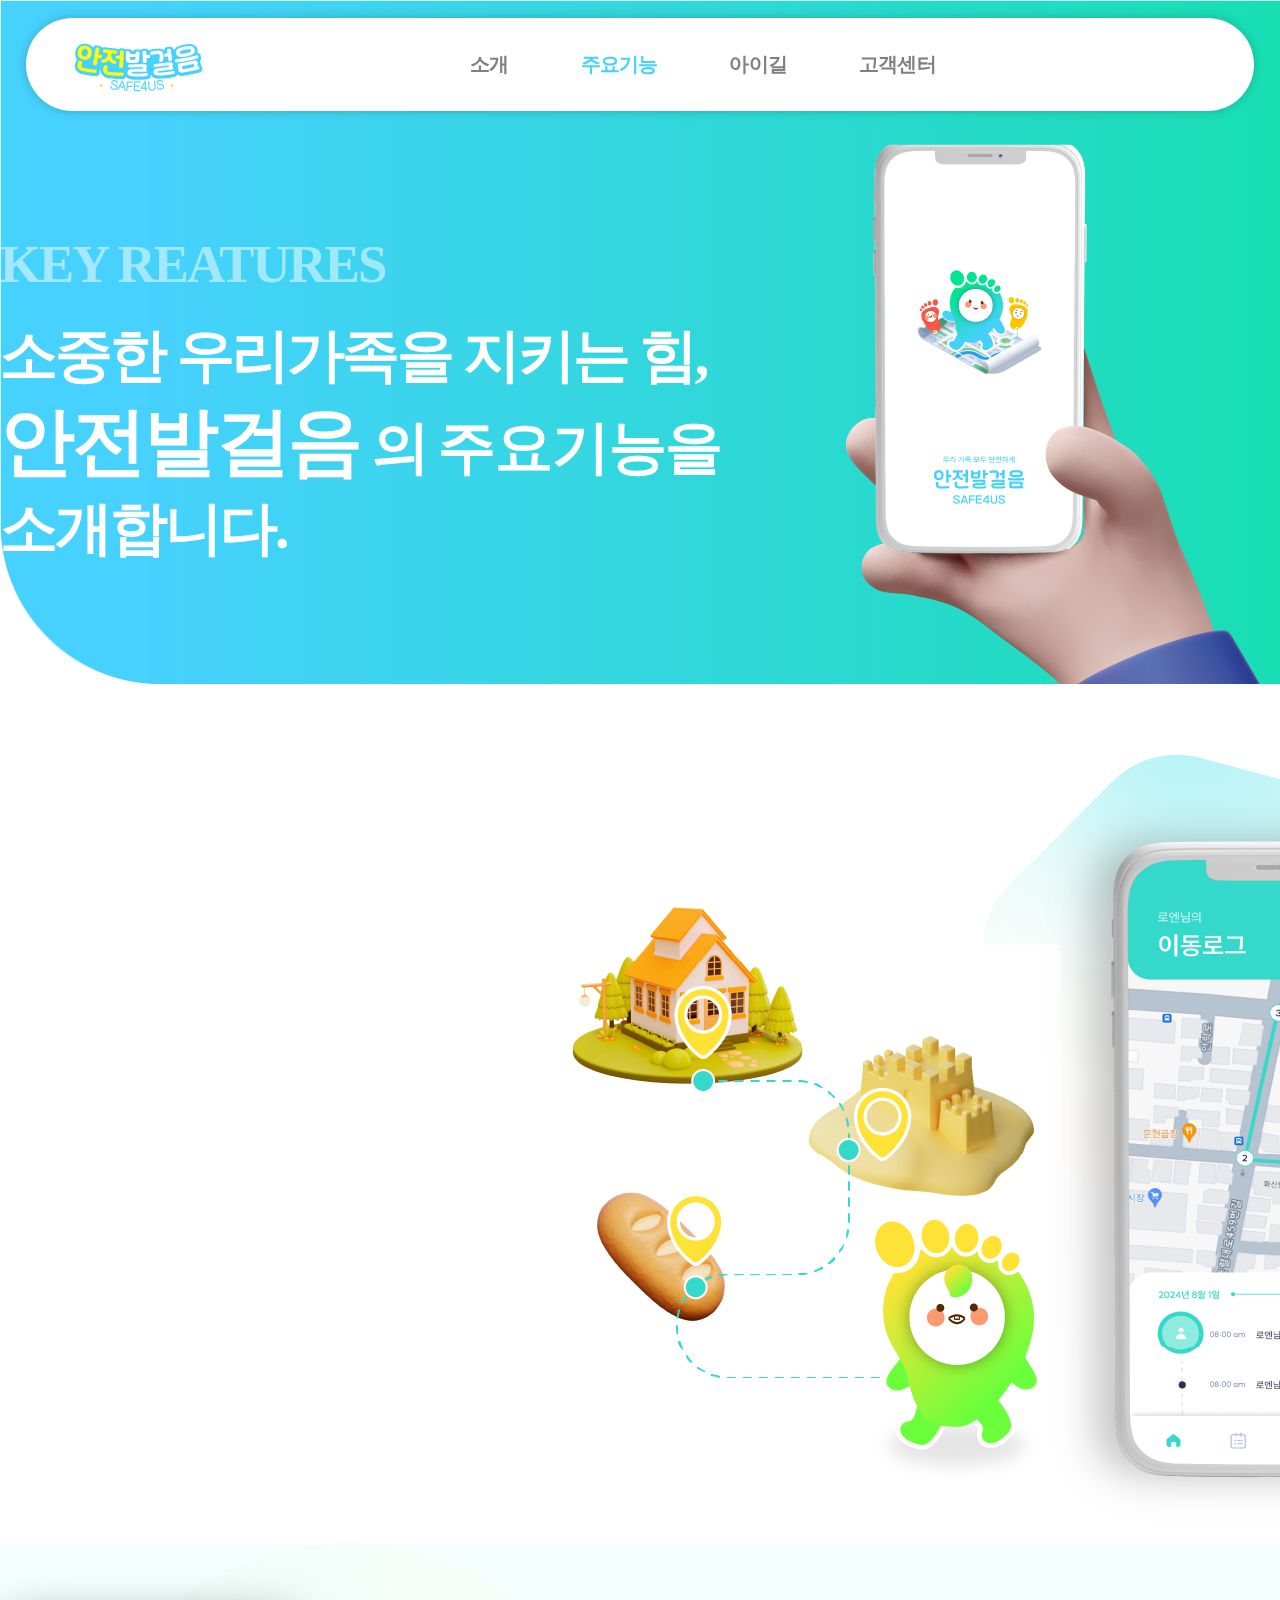
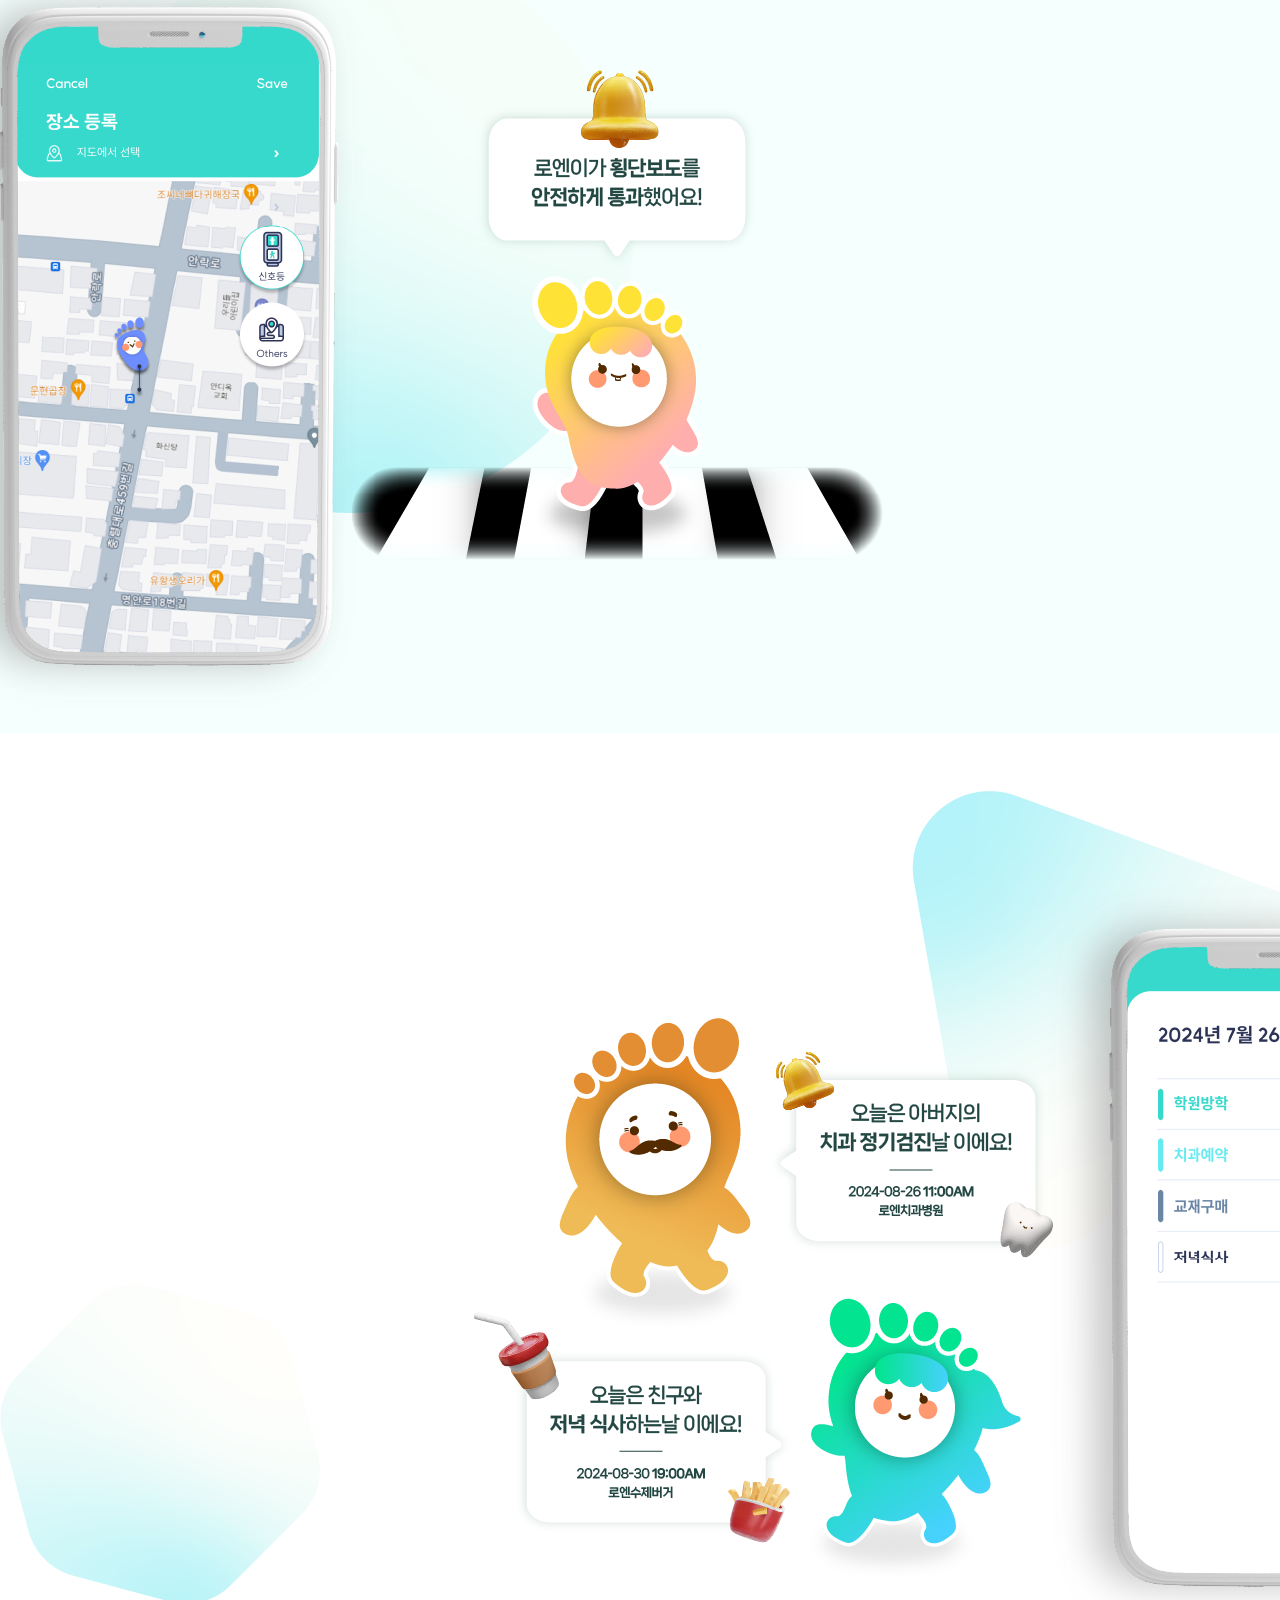
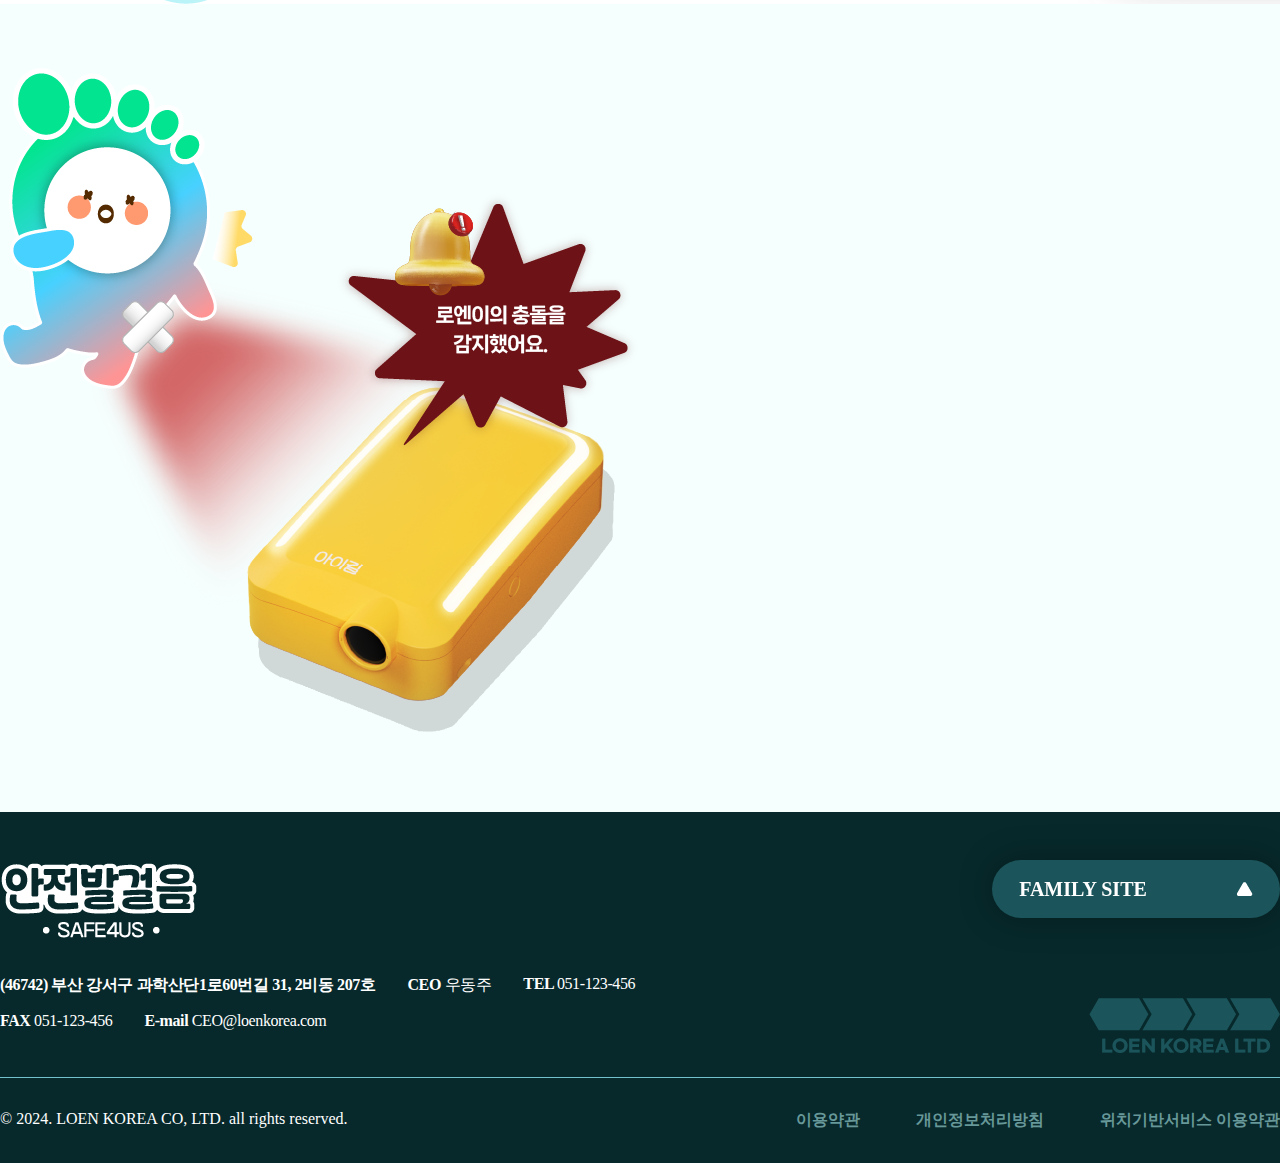
<file: p2.html>
<!DOCTYPE html>
<html lang="en">

<head>
  <meta charset="UTF-8">
  <meta name="viewport" content="width=device-width, initial-scale=1.0">
  <title>로엔코리아-안전발걸음</title>
  <!-- Link Swiper's CSS -->
  <link rel="stylesheet" href="https://cdn.jsdelivr.net/npm/swiper@11/swiper-bundle.min.css" />
  <link rel="stylesheet" href="./css/main.css">
  <link rel="stylesheet" href="./css/sub.css">
  <link rel="stylesheet" href="https://unpkg.com/aos@next/dist/aos.css" />
  <link rel="icon" type="image/png" sizes="32x32" href="./img/favicon.png">

  <script src="https://code.jquery.com/jquery-3.7.1.min.js"></script>

</head>

<body>
  <header>
    <div class="header_inner">
      <h1>
        <a href="index.html">
          <img src="img/logo.png" alt="logo">
        </a>
      </h1>

      <ul class="h_list">
        <li><a href="p1.html">소개</a></li>
        <li><a href="p2.html" class="liston">주요기능</a></li>
        <li><a href="p3.html">아이길</a></li>
        <li><a href="p4.html">고객센터</a></li>
      </ul>

      <div class="ham">
        <span></span>
        <span></span>
        <span></span>
      </div>
    </div>
  </header>

  <section class="gradient_top" data-aos="zoom-out" data-aos-duration="1200">
    <div class="gradient_i inner">
      <div class="gridient_left">
        <h3 class="gradient_tit">KEY REATURES</h3>
        <h2 class="gradient_txt">
          소중한 우리가족을 지키는 힘,<br>
          <div class="gradient_txt_2">
            <span class="g_bold">안전발걸음</span> 의
            <span class="g_exbold">주요기능</span>을 소개합니다.
          </div>
        </h2>
      </div>

      <div class="gradient_right">
        <img src="img/func_gradient_bg_p_1 (2).png" alt="">
      </div>
    </div>
  </section>

  <section class="func_s1">
    <div class="func_s1_i inner">
      <div class="func_s1_bg">
        <img src="img/func_s1_11.png" alt="">
      </div>
      <div class="func_s1_left">
        <div class="left_text" data-aos="fade-left">
          <div class="func_s1_tit">
            <h4 class="func_stit">이동로그</h4>
            <h2 class="func_stit_num">01</h2>
          </div>
          <h3 class="func_btit">
            실시간 위치 확인은 기본,<br>
            이동 경로까지 확인할 수 있어요.
          </h3>
          <p class="func_p">
            실시간 위치 정보를 수집하고 타임라인별로 저장하여<br>
            피보호자의 이동 경로를 확인할 수 있습니다.
          </p>
        </div>
      </div>

      <div class="func_s1_right">
        <img src="img/func_s11.png" alt="주요기능1이미지1번">
      </div>
    </div>
  </section>

  <section class="func_s1 func_s2">
    <div class="phone_bg">
      <img src="img/func_s2_pbg.png" alt="주요기능2번배경">
    </div>
    <div class="func_s1_i">
      <div class="func_s1_left">
        <div class="left_text" data-aos="fade-left">
          <div class="func_s1_tit">
            <h class="func_stit">장소 등록</h>
            <h4 class="func_stit_num">02</h4>
          </div>
          <h3 class="func_btit">
            피보호자가 횡단보도를<br>
            안전하게 통과하는지 확인해요.
          </h3>
          <p class="func_p">
            피보호자가 횡단보도를 안전하게 통과하면 알림이 전송됩니다.<br>
            뿐만 아니라 장소 등록을 통해, 피보호자가<br>
            지정된 장소를 통과하면 보호자에게 알림이 전송됩니다.
          </p>
        </div>
      </div>

      <div class="func_s1_right func_s2_img">
        <div class="func_s2_phone func_phone">
          <img src="img/func_s2_1.png" alt="주요기능2이미지1">
        </div>

        <div class="func_s2_c1">
          <img src="img/func_s2_22.png" alt="bell" class="s2_bell">
          <img src="img/func_s2_2.png" alt="주요기능2이미지2">
        </div>
      </div>
    </div>
  </section>

  <section class="func_s1 func_s3">
    <img src="img/func_s3_bg1.png" alt="bg1" class="func3_bg1">
    <img src="img/func_s3_bg2.png" alt="bg1" class="func3_bg2">

    <div class="func_s1_i func_s3_inner">
      <div class="func_s1_left">
        <div class="left_text" data-aos="fade-left">
          <div class="func_s1_tit">
            <h4 class="func_stit">스케줄 관리</h4>
            <h2 class="func_stit_num">03</h2>
          </div>
          <h3 class="func_btit">
            스케줄도 안전발걸음에서<br>
            한번에 관리해요.
          </h3>
          <p class="func_p">
            병원, 학원, 방학, 식사 ···<br>
            일일이 따로 관리할 필요 없이,<br>
            안전발걸음에서 한번에 관리해요!
          </p>
        </div>
      </div>

      <div class="func_s1_right func_s2_img func_s3_img">
        <div class="func_s3_c1">
          <img src="img/func_s3.png" alt="주요기능3이미지1">
        </div>
        <div class="func_s2_phone func_phone">
          <img src="img/func_s3_3.png" alt="주요기능3핸드폰">
        </div>

      </div>
    </div>
  </section>

  <section class="func_s1 func_s2 func_s4">
    <div class="func_s1_i inner">
      <div class="func_s1_left">
        <div class="left_text" data-aos="fade-left">
          <div class="func_s1_tit">
            <h4 class="func_stit">충돌 감지</h4>
            <h2 class="func_stit_num">04</h2>
          </div>
          <h3 class="func_btit">
            ‘아이길’ 디바이스와 연동되어<br>
            피보호자의 안전을 확인해요.
          </h3>
          <p class="func_p">
            안전발걸음과 연동된 ‘아이길’ 디바이스가<br>
            충돌과 움직임을 감지하여 보호자에게 알림을 전송합니다.
          </p>
        </div>

      </div>

      <div class="func_s1_right func_s2_img">
        <img src="img/func_s4_1.png" alt="주요기능4이미지1">
        <img src="img/alarm.png" alt="주요기능3충동감지" class="alarm">
      </div>
    </div>
  </section>

  <!-- footer -->
  <footer>
    <div class="footer_wrap">
      <div class="footer_top_wrap">
        <div class="footer_top_i">
          <div class="top_left">
            <div class="f_logo">
              <img src="img/f_logo.png" alt="f_logo">
            </div>
            <ul class="footer_list">
              <li>(46742) 부산 강서구 과학산단1로60번길 31, 2비동 207호
              </li>

              <li>CEO
                <span class="medium">
                  우동주
                </span>
              </li>

              <li>TEL
                <span class="medium">051-123-456</span>
              </li>

              <li>FAX
                <span class="medium">
                  051-123-456
                </span>
              </li>

              <li>E-mail
                <span class="medium">
                  CEO@loenkorea.com
                </span>
              </li>
            </ul>
          </div>

          <div class="top_right">
            <select class="family">
              <option>FAMILY SITE</option>
            </select>

            <div class="footer_right_img">
              <img src="img/f_right_img.png" alt="i">
            </div>
          </div>
        </div>
      </div>

      <div class="footer_btm">
        <div class="footer_bottom_cont">
          <span class="copyright medium">© 2024. LOEN KOREA CO, LTD. all rights reserved.</span>
          <ul class="footer_btm_list">
            <li>이용약관</li>
            <li>개인정보처리방침</li>
            <li>위치기반서비스 이용약관</li>
          </ul>
        </div>
      </div>
    </div>
  </footer>
  <!-- footer end -->
</body>
<script src="https://unpkg.com/aos@next/dist/aos.js"></script>
<script>
  AOS.init({
    duration: 1000,
  });
</script>

</html>
</file>
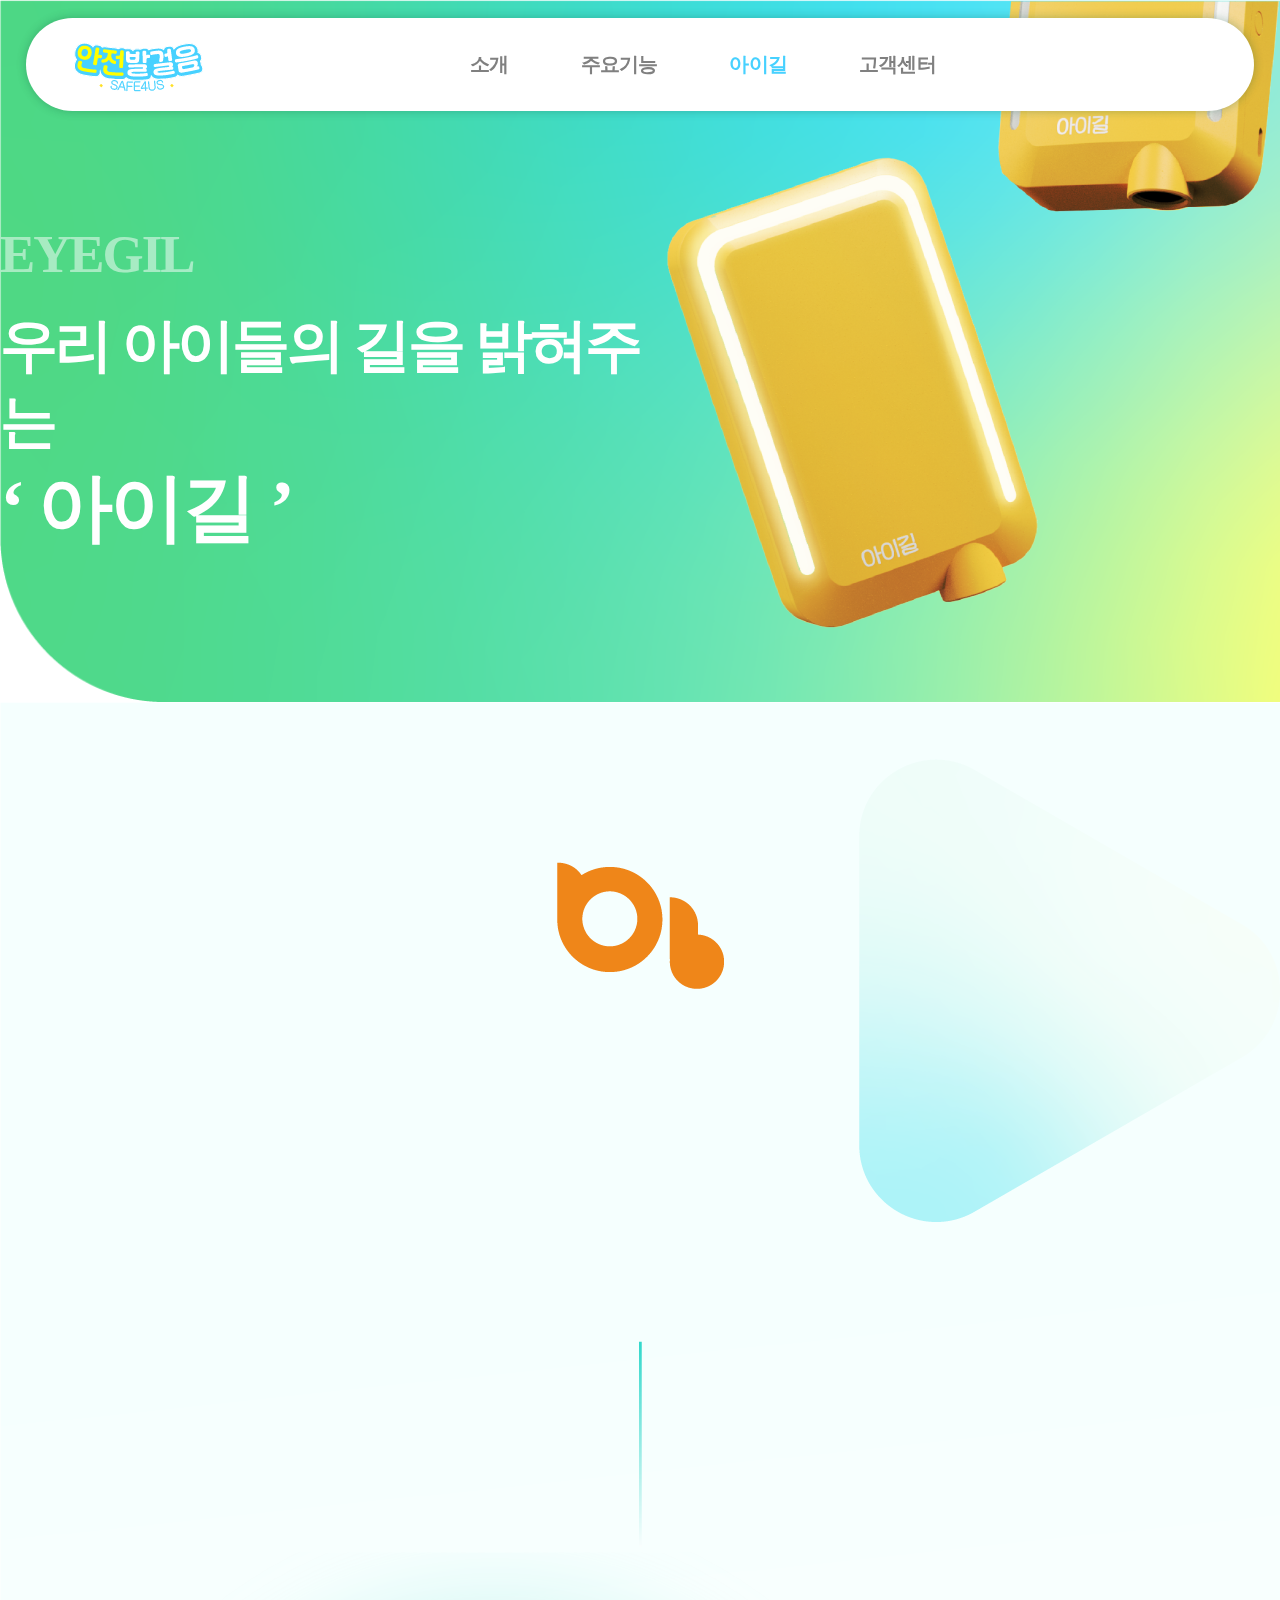
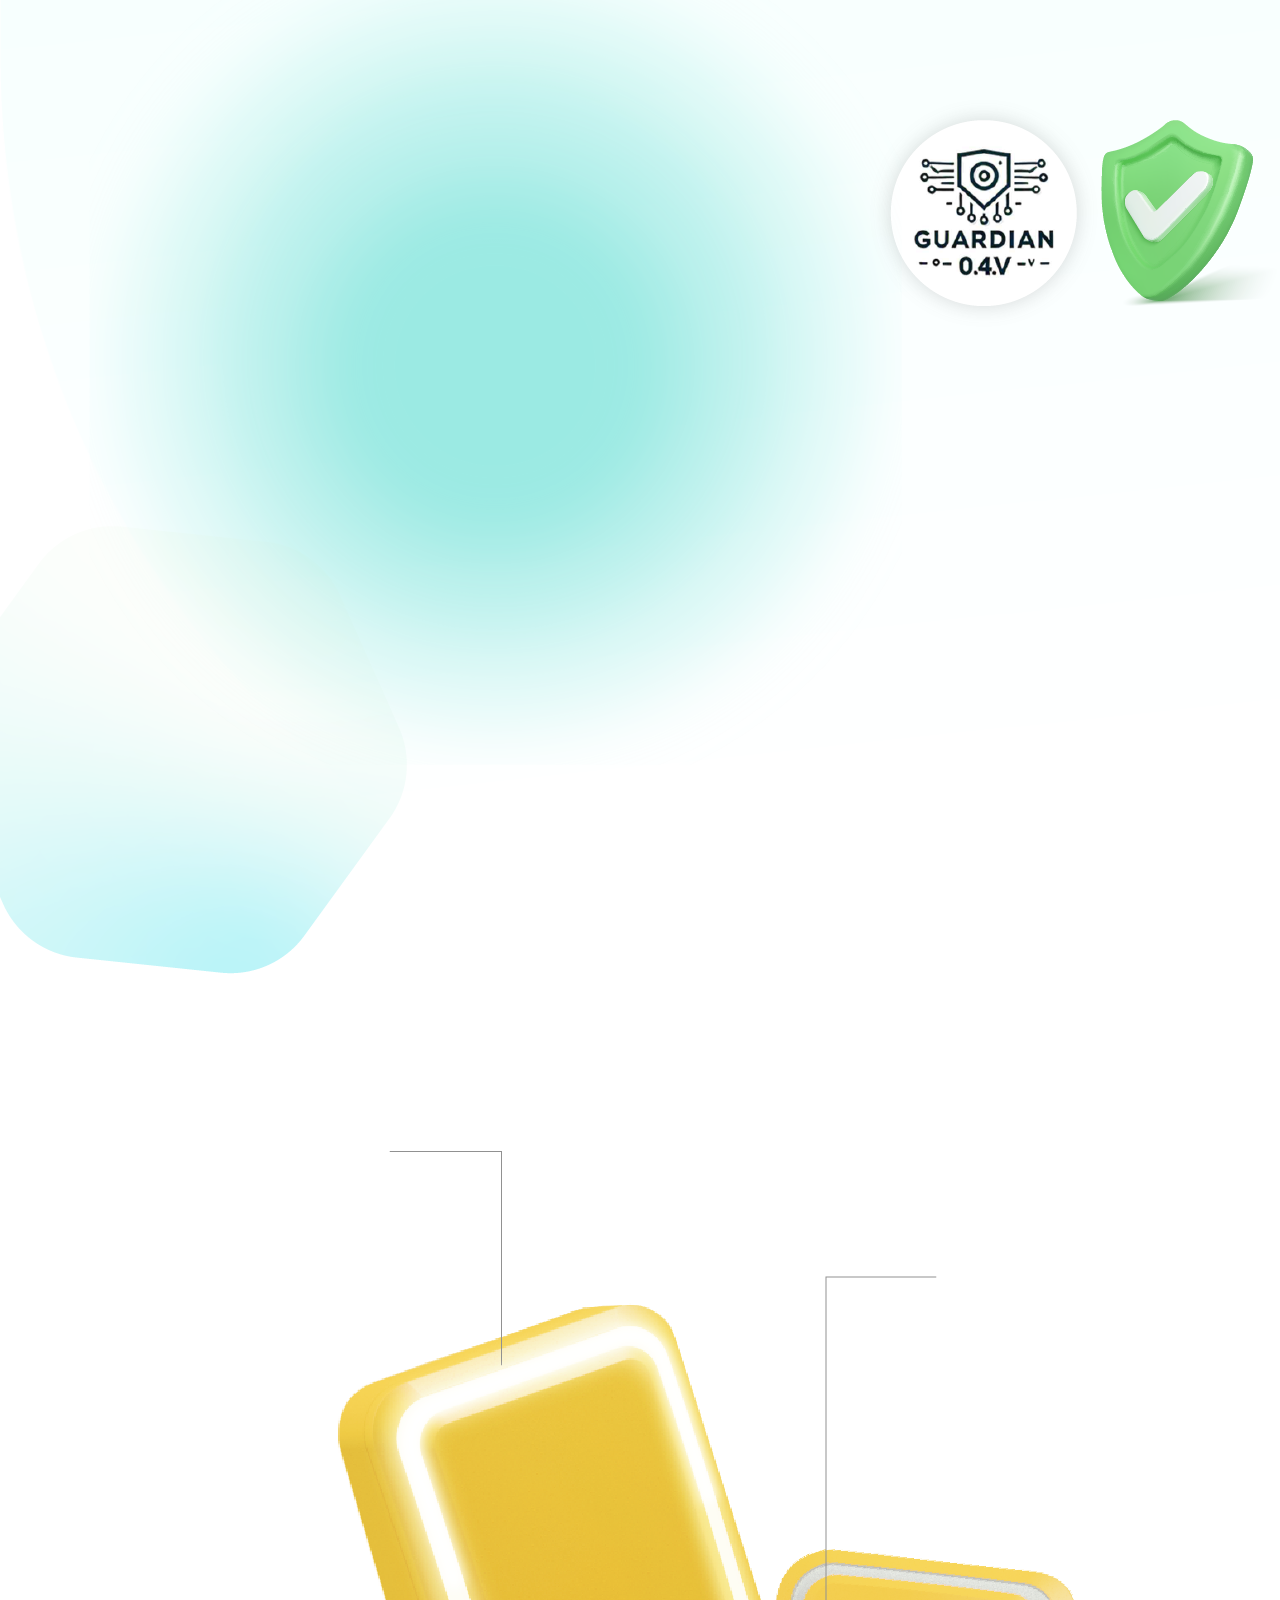
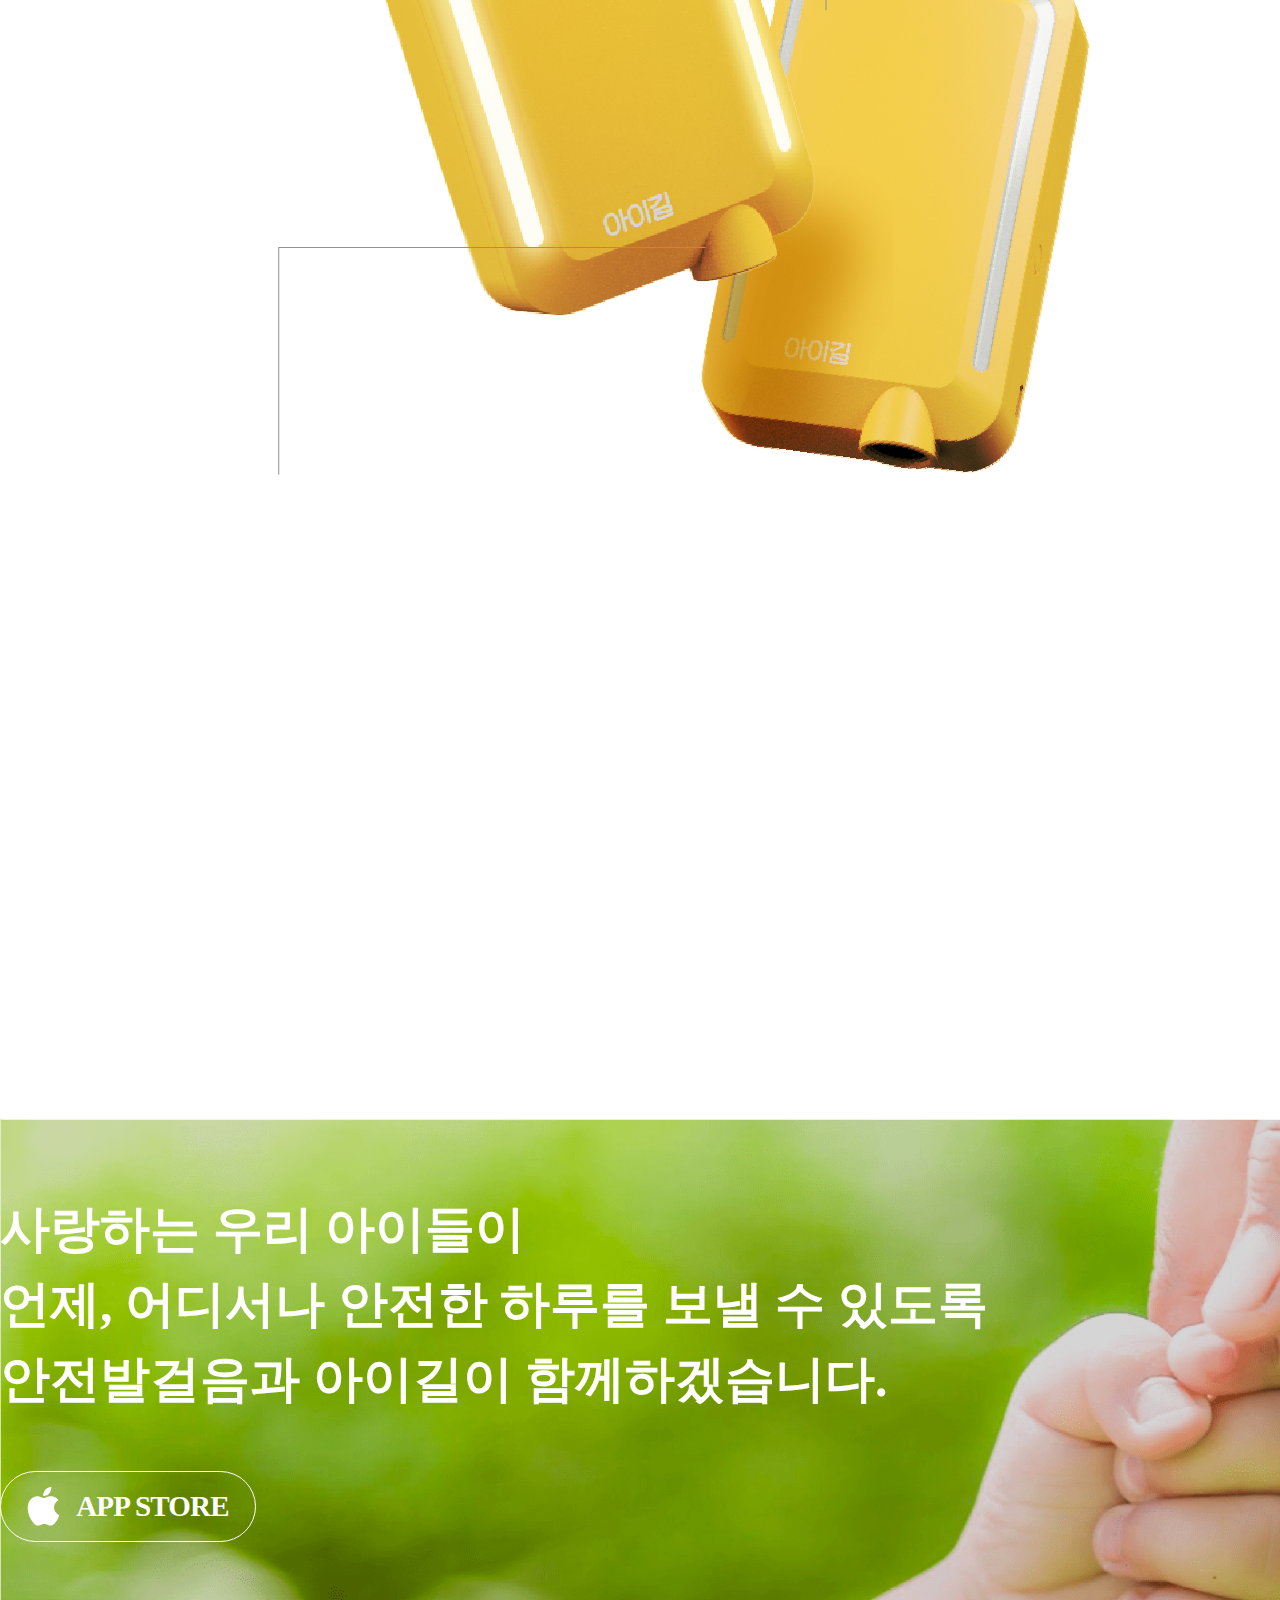
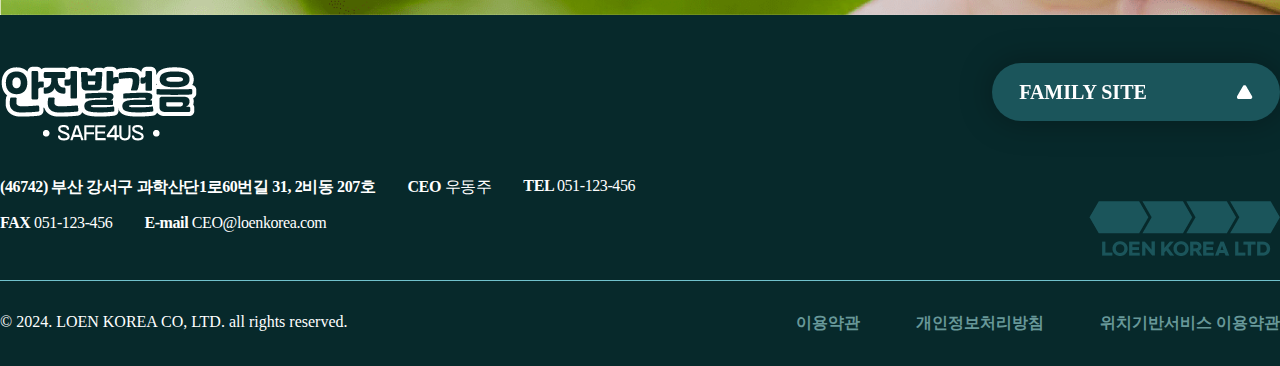
<file: p3.html>
<!DOCTYPE html>
<html lang="en">

<head>
  <meta charset="UTF-8">
  <meta name="viewport" content="width=device-width, initial-scale=1.0">
  <title>로엔코리아-안전발걸음</title>
  <!-- Link Swiper's CSS -->
  <link rel="stylesheet" href="https://cdn.jsdelivr.net/npm/swiper@11/swiper-bundle.min.css" />
  <link rel="stylesheet" href="https://unpkg.com/aos@next/dist/aos.css" />
  <link rel="stylesheet" href="./css/main.css">
  <link rel="stylesheet" href="./css/sub.css">
  <link rel="icon" type="image/png" sizes="32x32" href="./img/favicon.png">
  <script src="https://code.jquery.com/jquery-3.7.1.min.js"></script>

</head>

<body>
  <header>
    <div class="header_inner">
      <h1>
        <a href="index.html">
          <img src="img/logo.png" alt="logo">
        </a>
      </h1>

      <ul class="h_list">
        <li><a href="p1.html">소개</a></li>
        <li><a href="p2.html">주요기능</a></li>
        <li><a href="p3.html" class="liston">아이길</a></li>
        <li><a href="p4.html">고객센터</a></li>
      </ul>

      <div class="ham">
        <span></span>
        <span></span>
        <span></span>
      </div>
    </div>
  </header>

  <!-- gradient  -->
  <section class="gradient_top p3_gradient_top" data-aos="zoom-out" data-aos-duration="1200">
    <div class="gradient_i inner">
      <div class="gridient_left">
        <h3 class="gradient_tit">EYEGIL</h3>
        <h2 class="gradient_txt">
          우리 아이들의 길을 밝혀주는<br>
          <div class="gradient_txt_2">
            <span class="g_bold">‘ 아이길 ’</span>
          </div>
        </h2>
      </div>

      <div class="gradient_right">
        <img src="img/p3_gra_item.png" alt="">
      </div>
    </div>
  </section>
  <!-- gradient end -->

  <!-- section01  -->
  <section class="p3_s1">
    <div class="p3_s1_inner">
      <div class="p3_s1_bg">
        <img src="img/p3_s1_bg1.png" alt="bg1" class="p3_s1_bg1">
        <img src="img/p3_s1_bg2.png" alt="bg2" class="p3_s1_bg2">
      </div>

      <div class="p3_s1_title">
        <div class="p3_logo">
          <img src="img/p3_s1_top_logo.png" alt="toplogo">
        </div>

        <div class="p3_s1_text" data-aos="fade-up">
          <h2>오직, 아이들의 안전을 위한 디바이스</h2>
          <h4>
            안전발걸음과 연동되어<br>
            아이들의 안전한 하루를 지켜주는 아이길
          </h4>
        </div>

        <div class="p3_s1_line">
          <img src="img/p3_s1_line.png" alt="line">
        </div>
      </div>

      <div class="p3_s1_cont">
        <div class="p3_s1_left">
          <div class="left_bg">
            <img src="img/p3_s1_pbg.png" alt="pbg">
          </div>

          <div class="left_device">
            <img src="./img/p3_s1_left_device.png" alt="device" data-aos="fade-up" data-aos-duration="1000">
          </div>
        </div>

        <div class="p3_s1_right">
          <div class="right_logo">
            <img src="img/p3_s1_logo1.png" alt="logo1" class="right_logo_1">
            <img src="img/p3_s1_logo2.png" alt="logo1" class="right_logo_2">
          </div>

          <div class="p3_right_txt" data-aos="fade-in">
            <h4>사고판독</h4>
            <h4>DEEP LEARNING</h4>
            <p>
              아이길 디바이스는 AI를 기반으로 한 각종 센서를 통해<br>
              <span class="s1_right_bold">충돌, 사고, 비활동</span>을 감지하고 보호자에게 알려줍니다.
            </p>
          </div>
        </div>
      </div>
    </div>
  </section>
  <!-- section01 end -->

  <!-- section02 -->
  <section class="p3_s2">

    <div class="device_wrap">
      <img src="img/white.png" class="color color_on" id="white" alt="">
      <img src="img/red.png" class="color" id="red" alt=""  >
      <img src="img/blue.png" class="color" id="blue" alt="">
      <img src="img/green.png" class="color" id="green" alt="">

      <img src="img/device.png" alt="Center Image" class="device">
      <img src="img/arrow1.png" alt="Top Line" class="arrow1">
      <img src="img/arrow2.png" alt="Bottom Line" class="arrow2">
      <img src="img/arrow3.png" alt="Left Line" class="arrow3">
    </div>


    <div class="grid_container">
      <div class="content content1" data-aos="zoom-out" data-aos-duration="1000">
        <div class="info_txt txt1">
          <div class="txt_top_flex txt_top">
            <h2 class="info_title">
              어디서나 눈에 띄는<br>
              <span class="info_bold">LED 디바이스</span>
            </h2>
            <img src="img/device_1_star.png" alt="star" class="led_star">
          </div>
          <p class="info_small_title">
            어둠 속에서도, 멀리서도 눈에 띄는<br>
            <span class="info_small_bold">LED 기능</span>으로
            <span class="info_small_bold">야간 어린이 교통사고를 예방</span>
          </p>
        </div>

        <div class="info_img">
          <img src="img/device_1.png" alt="d1">
        </div>
      </div>

      <div class="content content2" data-aos="zoom-out" data-aos-duration="3500">
        <div class="info_txt txt2">
          <div class="txt_top">
            <h2 class="info_title">
              파손에 강한 소재<br>
              <span class="info_bold">폴라카보네이트(PC)</span>
            </h2>
          </div>
          <p class="info_small_title">
            활동량이 많은 아이들을 위해 <span class="info_small_bold">철보다 가볍고</span><br>
            <span class="info_small_bold">강화유리 약 150배 정도의 내구성</span>을 가진 소재 사용
          </p>
        </div>

        <div class="info_img">
          <img src="img/device_2.png" alt="d2">
        </div>
      </div>

      <div class="content content3" data-aos="zoom-out" data-aos-duration="4000">
        <div class="info_txt txt3">
          <div class="txt_top">
            <h2 class="info_title">
              더 안전하게,<br>
              <span class="info_bold">아이길 빔프로젝터</span>
            </h2>
          </div>
          <p class="info_small_title">
            더 눈에 띄고, 더 명확한 <span class="info_small_bold">빔프로젝터 기능</span>으로<br>
            흐린 날에도, 어두운 날에도, 맑은 날에도,<br>
            <span class="info_small_bold">어떠한 실내·외 환경에서도 안전하게</span>
          </p>
        </div>

        <div class="info_img">
          <img src="img/device_3.png" alt="d3">
        </div>
      </div>
    </div>
  </section>
  <!-- section02 end -->

  <!-- section03 -->
  <section class="p3_s3 s3">
    <div class="s3_inner">
      <h2>
        사랑하는 우리 아이들이<br>
        언제, 어디서나 안전한 하루를 보낼 수 있도록<br>
        안전발걸음과 아이길이 함께하겠습니다.
      </h2>

      <div class="app_store">
        <a href="#">
          <img src="img/apple.png" alt="apple">
          APP STORE
        </a>
      </div>
    </div>
  </section>
  <!-- section03 end-->
  <!-- footer -->
  <footer>
    <div class="footer_wrap">
      <div class="footer_top_wrap">
        <div class="footer_top_i">
          <div class="top_left">
            <div class="f_logo">
              <img src="img/f_logo.png" alt="f_logo">
            </div>
            <ul class="footer_list">
              <li>(46742) 부산 강서구 과학산단1로60번길 31, 2비동 207호
              </li>

              <li>CEO
                <span class="medium">
                  우동주
                </span>
              </li>

              <li>TEL
                <span class="medium">051-123-456</span>
              </li>

              <li>FAX
                <span class="medium">
                  051-123-456
                </span>
              </li>

              <li>E-mail
                <span class="medium">
                  CEO@loenkorea.com
                </span>
              </li>
            </ul>
          </div>

          <div class="top_right">
            <select class="family">
              <option>FAMILY SITE</option>
            </select>

            <div class="footer_right_img">
              <img src="img/f_right_img.png" alt="i">
            </div>
          </div>
        </div>
      </div>

      <div class="footer_btm">
        <div class="footer_bottom_cont">
          <span class="copyright medium">© 2024. LOEN KOREA CO, LTD. all rights reserved.</span>
          <ul class="footer_btm_list">
            <li>이용약관</li>
            <li>개인정보처리방침</li>
            <li>위치기반서비스 이용약관</li>
          </ul>
        </div>
      </div>
    </div>
  </footer>
  <!-- footer end -->
</body>
<script src="https://unpkg.com/aos@next/dist/aos.js"></script>
<script>
  AOS.init({ duration: 1000 });
</script>

<script>
  let colors = ['white', 'red', 'blue', 'green'];
let currentIndex = 0;

function changeColor() {
  colors.forEach(color => {
    document.getElementById(color).style.opacity = 0;
  });

  let nextColor = colors[currentIndex];
  document.getElementById(nextColor).style.opacity = 1;

  currentIndex = (currentIndex + 1) % colors.length;
}

setInterval(changeColor, 1500);

</script>

</html>
</file>
<file: css/main.css>
@charset "utf-8";
@import url('https://fonts.cdnfonts.com/css/nanumsquare-neo');

@font-face {
  font-family: 'NanumSquareNeoVariable', sans-serif;
}

@font-face {
  font-family: 'NanumSquareNeoHeavy';
  src: url(https://hangeul.pstatic.net/hangeul_static/webfont/NanumSquareNeo/NanumSquareNeoTTF-eHv.eot);
  src: url(https://hangeul.pstatic.net/hangeul_static/webfont/NanumSquareNeo/NanumSquareNeoTTF-eHv.eot?#iefix) format("embedded-opentype"), url(https://hangeul.pstatic.net/hangeul_static/webfont/NanumSquareNeo/NanumSquareNeoTTF-eHv.woff) format("woff"), url(https://hangeul.pstatic.net/hangeul_static/webfont/NanumSquareNeo/NanumSquareNeoTTF-eHv.ttf) format("truetype");
}

@font-face {
  font-family: 'TTLaundryGothicB';
  src: url('https://fastly.jsdelivr.net/gh/projectnoonnu/2403-2@1.0/TTLaundryGothicB.woff2') format('woff2');
  font-weight: 700;
  font-style: normal;
}

* {
  margin: 0;
  padding: 0;
  list-style: none;
  text-decoration: none;
  box-sizing: border-box;
  font-family: "NanumSquareNeoVariable";
}

body {
  overflow-x: hidden;
}

section {
  overflow-x: hidden;
}

h1,
h2,
h3,
h4,
h5 {
  font-family: "NanumSquareNeoVariable";
}

a {
  text-decoration: none;
  color: inherit;
}

body,
html {
  scroll-behavior: smooth;
}

.hidden {
  display: none;
}

/* header */
header {
  width: 100%;
  position: fixed;
  z-index: 9;
  margin-top: 1.1rem;
  display: flex;
  align-items: center;
}

header .header_inner {
  width: 96%;
  margin: 0 auto;
  height: 100%;
  padding: 0.5rem 2.5vw;
  display: flex;
  align-items: center;
  justify-content: space-between;
  border-radius: 10rem;
  background-color: #fff;
  box-shadow: 0 0 10px rgba(18, 81, 52, 0.3);
}

header .header_inner h1 {
  padding-top: 1rem;
}

.h_list {
  width: 40%;
  display: flex;
  align-items: center;
  justify-content: space-between;
  color: #808080;
  font-family: 'NanumSquareNeoVariable';
  font-size: 1.25rem;
  font-weight: 700;
}

.h_list li:hover {
  color: #47D1FF;
}

.h_list li a {
  letter-spacing: -0.8px;
}

.header_inner .ham {
  display: flex;
  flex-direction: column;
  gap: 0.5em;
  opacity: 0;
}

.header_inner .ham span {
  display: inline-block;
  width: 2em;
  height: 2px;
  background-color: #47D1FF;
}

/* header */

/* full page css */
#fullpage {
  width: 100%;
  position: relative;
}

/* fullpage nav */
/* fullpage nav */
#fp-nav {
  width: 2rem;
  height: unset;
  position: absolute;
  left: 2%;
  top: 60%;
  display: flex;
  flex-direction: column;
  z-index: 9;
  margin-top: 0;
  background-color: rgba(255, 255, 255, 0.5);
}


#fp-nav ul {
  display: flex;
  flex-direction: column;
  align-items: center;
  justify-content: space-around;
}

#fp-nav ul li a.active span {
  outline-style: solid;
  outline-color: #fff;
  outline-offset: 2px;
  outline-width: 1px;
}

#fp-nav ul li a span {
  width: 15px;
  height: 15px;
  margin: -7.5px 0 0 -7.5px;
}

#fp-nav ul li {
  width: 15px;
  height: 15px;
}

#fp_nav ul li a span {
  background-color: #fff;
}

/* fullpage nav end */

/* full page css end */

/* header on */
.liston {
  color: #47D1FF;
}

/* header on */

/* section_01 */
.m1 {
  position: relative;
  width: 100%;
  height: 100%;
  height: fit-content;
  background: url(../img/s1_bg.png);
  background-repeat: no-repeat;
  background-size: cover;
  overflow: hidden;
}

.m1_wrap {
  width: 100%;
  height: 100%;
  overflow: hidden;
  margin-inline: 10%;
}

/* bg_circle */
.m1_circle_wrap {
  width: 100%;
  height: 100%;
  display: flex;
  align-items: center;
  justify-content: space-between;
  position: absolute;
  z-index: 1;
  top: 0;
  left: 0;
  overflow: hidden;
}

.c_item {
  position: absolute;
}

.c1 {
  position: absolute;
  left: -23%;
  animation: rotate_circle 15s 0.5s linear both infinite;
}

.c2 {
  position: absolute;
  left: 14%;
  animation: rotate_circle 15s linear both infinite;
}

.c3 {
  right: 9%;
  animation: rotate_circle2 15s 0.5s linear both infinite;
}

.c4 {
  position: absolute;
  right: -23.2%;
  animation: rotate_circle2 15s linear both infinite;
}

/* bg_circle */
.m1 {
  width: 100%;
  height: 100%;
}

.m1 .m1_inner {
  width: 100%;
  height: 100%;
  overflow: hidden;
  display: flex;
  align-items: center;
  justify-content: space-between;
  z-index: 10;
}

.m1_inner .m1_txt {
  position: absolute;
  font-weight: 900;
  left: 10%;
  color: #fff;
  font-size: 4.7rem;
  letter-spacing: -0.85px;
}

.m1_inner .m1_txt:last-of-type {
  left: auto;
  right: 10%;
}

.m1_img {
  position: absolute;
  left: 50%;
  z-index: 5;
  bottom: 0;
  display: flex;
  left: 50%;
  transform: translateX(-50%);
}

.m1_img img {
  margin-bottom: -2px;
}

/* section_01 */

/* main section02*/
.m2 {
  width: 100%;
  height: 100%;
  background-repeat: no-repeat;
  background-size: cover;
  position: relative;
  overflow: hidden;
}

.m2 .swiper-slide.swiper-slide-active .bell {
  animation: bellring 2s linear 1;
}

.m2 .m2_slide_1 {
  background-image: url(../img/s2_bg.png);
  overflow: hidden;
  height: auto;
  background-size: cover;
  background-position: center;
  background-repeat: no-repeat;
}

.m2 .sky {
  width: 100%;
  position: absolute;
  top: 13%;
  padding-inline: 7%;
  margin: auto;
  display: flex;
  justify-content: space-between;
  z-index: 0;
}

.m2 .sky img {
  animation: sky 42s linear ease-in-out infinite;
  transition: 0.5s;
}

.sky .right {
  padding-top: 4%;
}

.m2_main {
  width: 100%;
  position: absolute;
  top: 10%;
  left: 18%;
  z-index: 99;
}

.txt {
  width: fit-content;
  height: auto;
  position: relative;
  margin-bottom: 2em;
  padding-left: 20%;
  padding-top: 3%;
}

.txt .bell {
  position: absolute;
  top: 8%;
  right: -4%;
}

.character_wrap {
  width: 100%;
  position: relative;
  bottom: 0;
  display: flex;
  align-items: baseline;
  gap: 8rem;
  z-index: 10;
  padding-top: 10%;
  padding-left: 11%;
}

.small_character {
  display: flex;
  gap: 1.5rem;
  align-items: center;
  justify-content: space-between;
}

.small_item {
  width: auto;
  height: auto;
  position: relative;
  cursor: pointer;
}

.small_item_bg {
  filter: drop-shadow(0 0 10px rgba(63, 63, 63, 0.5));
  filter: drop-shadow(0 0 10px rgba(0, 0, 0, 0.1));
  /* 박스 쉐도우 */
}

.small_item_character {
  position: absolute;
  top: 23%;
  left: 12%;
}

.small_character_2 {
  left: 15%;
}

.main_character {
  width: auto;
  padding-top: 15%;
  padding-left: 2.5%;
}

.main_character img {
  animation: move 4s ease-in-out forwards infinite;
  margin-bottom: 3.2rem;
}

/* brick */
.m2_slide_1 .brick {
  width: 300%;
  display: flex;
  overflow: hidden;
  position: absolute;
  bottom: 1rem;
  animation: scroll_x 38s linear infinite;
}

.m2_slide_1 .brick .brick_item img {
  height: 100%;
  object-fit: cover;
  display: block;
}

/* m2 slide 1 end */

.m2 .m2_slide_2 {
  background-image: url(../img/m2_slide2_bg-100.jpg);
  background-size: cover;
  background-repeat: no-repeat;
}

.m2 .m2_slide_2 .sky {
  padding-inline: 4% 14%;
}

.m2 .m2_slide_2 .character_wrap {
  gap: 0;
  align-items: unset;
}

.m2 .m2_slide_2 .small_character {
  padding-top: 30.2%;
}

.m2 .m2_slide_2 .main_character {
  padding-left: 0;
}

.m2 .m2_slide_2 .main_character img {
  margin-bottom: 0;
}

/* m2 slide2 end */

.m2 .m2_slide_3 {
  background-image: url(../img/m2_slide3_bg-100.jpg);
  background-size: cover;
  background-repeat: no-repeat;
  overflow: hidden;
}

.m2 .m2_slide_3 .sky {
  padding-inline: 4% 26%;
}

.m2 .m2_slide_3 .character_wrap {
  gap: 0;
  align-items: unset;
}

.m2 .m2_slide_3 .small_character {
  padding-top: 32%;
}

.m2 .m2_slide_3 .character_wrap {
  gap: 2rem;
}

.m2 .m2_slide_3 .character_wrap .main_character {
  padding-top: 15.3%;
}

.m2 .m2_slide_3 .main_character img {
  margin-bottom: 0;
}

/* section02 */

/* section_03 */
.m3 {
  width: 100%;
  background-image: url(../img/s3_bg.png);
  background-repeat: no-repeat;
  background-size: cover;
  overflow: hidden;
}

.talk_box {
  max-width: 1350px;
  padding: 12% 0 0 0;
  margin: auto;
  display: grid;
  grid-template-columns: 1fr 1fr;
  grid-template-rows: 250px 450px;
}

.talk img {
  display: block;
  margin: 0 auto;
  filter: drop-shadow(0 4.5px 14px rgba(0, 81, 56, 0.5));
}

.t1 {
  grid-column: 1;
  padding-left: 7%;
}

.t2 {
  grid-column: 2/3;
  grid-row: 1/2;
  padding-top: 20%;
}

.t3 {
  grid-column: 1/2;
  padding-left: 12%;
  padding-top: 3%;
}

.t4 {
  grid-column: 2 / 3;
  grid-row: 2 / 3;
  padding-top: 28%;
  /* padding-right: 26%; */
}

/* section_03 */

/* section_04 */
.m4 {
  width: 100%;
  height: 100vh;
  background-image: url(../img/s4_bg.png);
  background-repeat: no-repeat;
  background-size: cover;
  position: relative;
}

.m4 .m4_item {
  width: 100%;
  height: 100%;
  display: flex;
  align-items: center;
  justify-content: center;
}

.m4_txt {
  text-align: center;
  font-weight: 500;
  font-size: 4.06rem;
  color: #002538;
  letter-spacing: -0.2vw;
  line-height: 1.5;
}

.heavy {
  font-weight: 800;
}

.m4_item_btm {
  display: flex;
}

/* section_04 */

/* section_05 */
.m5 {
  width: 100%;
  height: 100%;
  background-image: url(../img/s5_bg.png);
  background-repeat: no-repeat;
  background-size: cover;
}

/* m5 active fadeup animation */
.section.active .fadeUp {
  animation: fadeUp 2s both;
}

/* talk box active animation */
.section.active .talkUp {
  animation: talkUp 2s both;
}

.section.active .talkUp2 {
  animation: talkUp2 2s both;
  animation-delay: 0.6s;
}

.section.active .talkUp3 {
  animation: talkUp 2s both;
  animation-delay: 1s;

}

.section.active .talkUp4 {
  animation: talkUp 2s both;
  animation-delay: 1.5s;
}

.section.active .fadeOut{
  animation: fadeOut 2.3s;
}

/* 메인 텍스트 fadeout animation */
@keyframes fadeOut {
  0%{
    opacity: 0;
  }

  100% {
    opacity: 1;
  }
}

/* 스케줄관리 active animation */
.section.active .sky {
  animation: sky 6s linear infinite alternate-reverse;
  opacity: 1;
}

.m5_inner {
  position: absolute;
  left: 50%;
  top: 51%;
  transform: translate(-50%, -50%);
  display: flex;
  max-width: 1500px;
  width: 100%;
  margin-top: 2rem;
}

.m5_item1 {
  width: 100%;
  display: flex;
  justify-content: space-between;
  align-items: center;
}

.phone {
  display: flex;
  padding-left: 5%;
  gap: 4.5vw;
}

.phone1 img,
.phone2 img {
  filter: drop-shadow(-19px 0px 19px rgba(63, 63, 63, 0.3));
}

.m5 .m5_info {
  display: flex;
  flex-direction: column;
  align-items: end;
}

.txt_top {
  text-align: right;
  color: #35D9CC;
  font-weight: 800;
  font-size: 2.1875rem;
  margin-bottom: 1.5rem;
}

.txt_btm {
  text-align: right;
  font-size: 3.125rem;
  color: #232323;
  font-weight: 700;
  letter-spacing: -3px;
  line-height: 1.4;
}

.m5_info_img {
  margin-top: 10%;
  margin-bottom: 2.8rem;
  filter: drop-shadow(0 0 6.06px rgba(63, 63, 63, 0.3));
}

/* section_05 */

/* section_06 */
.m6 {
  width: 100%;
  height: 100vh;
  background-image: url(../img/s6_bg.jpg);
  background-repeat: no-repeat;
  background-size: cover;
}

.m6 .fp-tableCell {
  /* max-width: 1500px; */
  width: 100%;
  margin-left: 10%;
  display: flex;
  align-items: center;
}

.m6_txt {
  display: flex;
  flex-direction: column;
  align-items: flex-start;
  margin-right: 2rem;
  /* 왼쪽 정렬 */
}

.m6 .swiper-container {
  width: 65%;
  /* 스와이퍼 너비 */
  height: 100%;
  overflow: hidden;
  /* 다음 슬라이드가 보이지 않도록 설정 */
  margin: 0;
  padding: 0;
}

.m6 .swiper-slide {
  display: flex;
  flex-direction: row;
  align-items: center;
  justify-content: flex-start;
  width: 100%;
  height: 100%;
  margin: 0;
}

.m6 .m6_txt_top {
  text-align: left;
  color: #35D9CC;
  font-weight: 800;
  font-size: 2.1875rem;
  margin-bottom: 4%;
  letter-spacing: -0.8px;
}

.m6 .m6_txt_btm {
  text-align: left;
  font-size: 3.125rem;
  color: #fff;
  font-weight: 700;
  letter-spacing: -0.8px;
  line-height: 1.5;
  font-family: 'Pretendard';
}

.m6 .m6_slide {
  width: 100%;
  display: flex;
  align-items: center;
  justify-content: space-evenly;
}

.sl_i1 {
  filter: drop-shadow(-19px 0 19px rgba(0, 0, 0, 0.7));
}

.sl_i2,
.sl_i3,
.sl_i4 {
  filter: drop-shadow(-0 0 20px rgba(255, 255, 255, 0.7));
}

/* section_06 */

/* section_07 */
.m7 {
  width: 100%;
  height: 100%;
  background-image: url(../img/s7_bg.png);
  background-repeat: no-repeat;
  background-size: cover;
}

.m7_inner {
  position: absolute;
  top: 50%;
  gap: 5vw;
  left: 50%;
  transform: translate(-50%, -50%);
  width: 100%;
  margin: auto;
  max-width: 90%;
  display: flex;
  align-items: center;
  justify-content: center;
}

.m7_img {
  padding-top: 2%;
}

/* section_07 */

/* section_08 */


.m8 {
  width: 100%;
  height: 100%;
  background-image: url(../img/s8_bg.png);
  background-repeat: no-repeat;
  background-size: cover;
  display: flex;
  align-items: center;
  position: relative;
}

.m8 .fp-tableCell {
  width: 100%;
}

.m8 .fp-overflow {
  width: 100%;
  padding: 7%;
  overflow-y: visible;
}

.m8_inner {
  position: absolute;
  left: 10%;
  top: 50%;
  transform: translate(0, -50%);
  display: flex;
  flex-direction: column;
  align-items: center;
  justify-content: space-between;
}

.m8_sub2 {
  text-align: left;
  font-size: 2.8125rem;
  margin-bottom: 15%;
  margin-top: 1.5rem;
  line-height: 1.35;
  color: #232323;
  letter-spacing: -1px;
}

.m8_btn_box {
  display: flex;
}

.btn1 {
  margin-right: 4%;
}

.btn a img {
  filter: drop-shadow(0px 0px 6.8725px rgba(40, 91, 69, 0.5))
}

/* section_08 */

.m9 {
  max-height: 36vh;
}

.m9 .fp-tableCell {
  height: 100%;
}

.m9 .fp-watermark {
  display: none;
}

/* footer */
footer {
  width: 100%;
  background-color: #07292B;
  color: #fff;
  font-weight: 700;
}

.footer_wrap {
  width: 100%;
  margin: auto;
  padding: 3rem 0 0;
  display: flex;
  flex-direction: column;
  position: relative;
}

.footer_top_wrap {
  width: 100%;
  padding-bottom: 1rem;
  border-bottom: 1px solid #71C2CC;
}

.footer_top_i {
  max-width: 1500px;
  margin: auto;
  display: flex;
  align-items: flex-start;
  justify-content: space-between;
}

.top_right {
  display: flex;
  flex-direction: column;
  align-items: flex-end;
}

.family {
  width: 18rem;
  height: 3.625rem;
  margin-bottom: 5rem;
  padding: 1rem 1.7rem;
  color: #fff;
  line-height: 1;
  font-size: 20px;
  font-weight: 600;
  border: none;
  border-radius: 2rem;
  filter: drop-shadow(0 0 16px rgba(0, 0, 0, 0.3));
  appearance: none;
  background: url(../img/family_arrow.png) no-repeat 90% 50%;
  background-color: #1B555B;
}



.footer_list {
  width: 70%;
  display: flex;
  flex-wrap: wrap;
  gap: 1rem 2rem;
  padding-top: 3%;
  letter-spacing: -0.4px;
}

.medium {
  font-weight: 400;
}

.footer_btm {
  max-width: 100%;
  padding: 2rem 0;
}

.footer_bottom_cont {
  max-width: 1500px;
  width: 100%;
  margin: auto;
  display: flex;
  justify-content: space-between;
}

.footer_btm_list {
  display: flex;
  gap: 3.5rem;
  color: #679899;
}

/* footer */

/* animation */

@keyframes rotate_circle {
  100% {
    transform: rotate(360deg) translate(15%);
  }
}

@keyframes rotate_circle2 {
  100% {
    transform: rotate(360deg) translate(-15%);
  }
}

@keyframes sky {
  0% {
    transform: translateY(0);
    opacity: 1;
  }

  50% {
    transform: translateY(15px);
    opacity: 0.75;
  }

  100% {
    transform: translateY(0);
    opacity: 1;
  }
}


@keyframes scroll_x {
  0% {
    margin-left: -100%;
  }

  100% {
    margin-left: 0;
  }
}

@keyframes move {

  0% {
    rotate: -2deg;
  }

  50% {
    rotate: 2deg;
  }

  100% {
    rotate: -2deg;
  }
}

@keyframes bellring {
  0% {
    rotate: 0deg;
  }

  50% {
    rotate: -10deg;
  }

  100% {
    rotate: 10deg;
  }
}

/* talk box animation */
@keyframes talk {
  0% {
    transform: translateY(100%);
  }

  100% {
    transform: translateY(0%);
  }
}

/* section active animation */
@keyframes fadeUp {
  0% {
    transform: translateY(20%);
    opacity: 0.7;
  }

  100% {
    transform: translateY(0);
    opacity: 1;
  }
}

/* section active talk animation */

@keyframes talkUp {
  0% {
    transform: translateY(100%);
    opacity: 0;
  }

  100% {
    transform: translateY(0);
    opacity: 1;
  }
}

@keyframes talkUp2 {
  0% {
    transform: translateY(100%);
    opacity: 0;
  }

  100% {
    transform: translateY(0);
    opacity: 1;
  }
}

@keyframes talkUp3 {
  0% {
    transform: translateY(100%);
    opacity: 0;
  }

  100% {
    transform: translateY(0);
    opacity: 1;
  }
}

@keyframes talkUp4 {
  0% {
    transform: translateY(100%);
    opacity: 0;
  }

  100% {
    transform: translateY(0);
    opacity: 1;
  }
}
</file>
<file: css/sub.css>
/* introduce section_01 */
.introduce_header .header_inner {
  box-shadow: none;
  background-color: transparent;
}

.introduce_s1 {
  width: 100%;
  margin: auto;
  padding-bottom: 5rem;
  display: flex;
  align-items: center;
  justify-content: center;
  position: relative;
}

.introduce_s1_bg {
  width: 100%;
  position: absolute;
  bottom: 0;
  z-index: -1;
  left: 0;
  overflow: hidden;
}

.introduce_s1_left,
.introduce_s1_right {
  z-index: 1;
}

.introduce_s1_left h3 {
  font-size: 3.3rem;
  color: #C8DADB;
  letter-spacing: -0.8px;
  margin-bottom: 0.5rem;
  font-weight: 800;
  letter-spacing: -1.4px;
  z-index: 1;
}

.introduce_s1_left h2 {
  color: #232323;
  font-size: 3.6rem;
  font-weight: 600;
  letter-spacing: -4px;
  line-height: 1.5;
}

.intro_span_bold {
  font-weight: 700;
}

.intro_span_bold:first-child {
  font-size: 4.6rem;
}

/* introduce section_01 */

/* introduce section_02 */
.introduce_s2 {
  padding-top: 3rem;
}

.p1_swiper {
  width: 100%;
  height: 100%;
  margin: 0;
  padding: 0;
  cursor: grab;
}

.triangel {
  position: absolute;
  right: 7%;
  top: -10%;
  transform: rotate(-30deg);
}


.introduce_s2 .swiper-slide {
  width: 100%;
  height: 100%;
  text-align: center;
  font-size: 18px;
  background: #fff;
  display: flex;
  flex-direction: row;
  justify-content: flex-start;
  align-items: center;
}

.introduce_s2 .swiper_item {
  width: 100%;
  height: 100%;
  display: flex;
  align-items: center;
  justify-content: flex-start;
  gap: 5%;
}

.introduce_s2 .swiper_item_img img {
  display: block;
  width: auto;
  height: auto;
  object-fit: cover;
}

.introduce_s2 .swiper_txt {
  width: 30%;
  height: 100%;
  text-align: left;
  font-family: "Pretendard";
  font-size: 3rem;
  font-weight: 700;
  color: #232323;
  position: relative;
  letter-spacing: -0.8px;
  line-height: 1.4;
  z-index: 1;
}

.introduce_s2 .swiper_num {
  font-size: 2.8rem;
  color: #C8DADB;
  letter-spacing: -0.8px;
}

.swiper_item .swiper_txt .skyblue {
  color: #73D8CC;
  font-weight: 800;
}

/* introduce section_02 end */


.p1_s3 {
  width: 100%;
  height: 1413px;
  overflow: hidden;
  background-image: url(../img/p1_s3_bg.png);
}

.p1_s3_inner {
  padding: 15% 0 10%;
  max-width: 1500px;
  margin: auto;
  display: flex;
  align-items: center;
  justify-content: space-between;
}

.p1_s3_left h2 {
  font-size: 3.45rem;
  font-weight: 700;
  line-height: 1.3;
  letter-spacing: -0.8px;
  color: #232323;
  margin-bottom: 2rem;
}

.p1_s3_left .skyblue {
  color: #73D8CC;
  letter-spacing: -0.8px;
}

.p1_s3_left p {
  font-size: 1.875rem;
  line-height: 1.4;
  font-weight: 500;
  padding-top: 0.875rem;
  color: #444;
  letter-spacing: -2px;
}

.p1_s3_bold {
  font-weight: 700;
}

.p1_right {
  width: 680px;
  display: grid;
  grid-template-columns: 1fr 1fr;
  /* 두 개의 열 */
  grid-template-rows: 1fr 1fr;
  gap: 30px;
}

.card:nth-child(1){
  background-image: url(../img/p1_s3_card_bg.png);
}

.card:nth-child(2){
  background-image: url(../img/p1_s3_card_bg2.png);
}

.card:nth-child(3){
  background-image: url(../img/p1_s3_card_bg3.png);
}

.card {
  width: 325px;
  height: 416px;
  display: flex;
  flex-direction: column;
  align-items: center;
  justify-content: center;
  text-align: center;
  padding: 3rem 1.5rem;
  background-size: cover;
  background-repeat: no-repeat;
  filter: grayscale(100%) drop-shadow(0 0 10px rgba(102, 102, 102, 0.5));
  transition: filter 1s;
}

.card:hover {
  filter: grayscale(0);
  scale: 1.05;
  transition: filter 1s;
}

.card:hover .card_cont {
  height: auto;
  transition: 0.7s;
  opacity: 1;
}

.card_cont {
  transition: 0s;
  margin-top: 1rem;
  color: #fff;
  height: 0;
  opacity: 0;
}

.item_hand {
  display: flex;
  align-items: center;
  justify-content: center;
  height: 100%;
}

.rotate {
  display: block;
  align-items: center;
  justify-content: center;
  position: absolute;
  animation: rotate 20s linear infinite;
}

.card_cont h3 {
  width: 55%;
  margin: 0 auto 1rem;
  padding: 1%;
  font-size: 1.5rem;
  font-weight: 800;
  letter-spacing: -0.8px;
  border: 2px solid #fff;
  border-radius: 2.5rem;
}

.card_cont p {
  font-size: 1.2rem;
  font-weight: 600;
  line-height: 1.5;
  letter-spacing: -0.8px;
}

.card_img img {
  max-width: 85%;
  transition: 1s;
}

.card1 {
  margin: auto;
  grid-row: 1 / 3;
}

.p1_s4 {
  width: 100%;
  height: 100vh;
  background-image: url(../img/p1_s4_bg.png);
  background-repeat: no-repeat;
  background-size: cover;
  background-position: center;
  overflow: hidden;
}

.p1_s4_inner {
  width: 100%;
  height: 100%;
  margin: auto;
  position: relative;
}

.p1_s4_item,
.p1_s4_txt {
  position: absolute;
  top: 50%;
  left: 50%;
  transform: translate(-50%, -50%);
}

.s4_txt {
  /* 애니메이션 */
}

.appstore {
  width: 260px;
  height: 68px;
  padding: 1rem 2rem;
  border-radius: 3rem;
  color: #fff;
  font-size: 29px;
  letter-spacing: -0.8px;
  font-weight: 600;
  display: flex;
  align-items: center;
  justify-content: space-around;
  background-color: #00C994;
  z-index: 999;
  position: absolute;
  bottom: 24%;
  left: 43%;
  filter: drop-shadow(0 0 6.7px rgba(40, 91, 69, 0.5));
}

/* p1 end */

/* customer */
.customer_header {
  position: inherit;
}

.customer_header .header_inner {
  box-shadow: none;
  background-color: transparent;
}

.customer_s1 {
  background-image: none;
  position: relative;
  max-width: 1300px;
  margin: 0 auto;
  width: 100%;
}

.customer_s1_i {
  width: 100%;
  padding: 5% 0;
  display: flex;
  align-items: center;
  justify-content: space-between;
}


.customer_s2 {
  width: 100%;
  overflow: unset;
  background-repeat: no-repeat;
  background-size: cover;
  position: relative;
  margin: 3% auto 10%;
}

.bullet {
  max-width: 1200px;
  margin: auto;
  background-color: #fff;
  box-shadow: 0 0 24px rgba(35, 24, 21, 0.15);
  border-radius: 5.5rem;
  padding: 5%;
  font-family: "Pretendard";
}

.bullet form {
  display: flex;
  flex-direction: column;
  gap: 2rem;
}

.bullet_cont {
  display: flex;
  flex-wrap: wrap;
}

.bullet_cont label {
  min-width: 68px;
  display: inline-block;
  color: #35D8CB;
  font-weight: 500;
  font-size: 1.4rem;
  letter-spacing: -0.8px;
}

.bullet_cont {
  display: flex;
  align-items: center;
  justify-content: flex-start;
}

.bullet_cont span {
  color: #35D9CC;
  font-weight: 500;
  font-size: 1.4rem;
  letter-spacing: -0.8px;
}

.bullet_cont input {
  border: none;
  border-bottom: 1px solid #B6B6B6;
  padding: 4px;
  font-size: 1.4rem;
  color: #A8A8A8;
  font-weight: 500;
  margin-left: 2rem;
}

.bullet_cont_btn {
  border: none;
  background-color: #35D8CB;
  color: #fff;
}

.emial_span {
  margin-left: 1rem;
}

#email_site {
  margin-left: 1rem;
}

#email_add {
  width: auto;
  height: 3rem;
  margin-left: 1.5rem;
  font-size: 1.4rem;
  border: none;
  background-color: #35D8CB;
  color: #fff;
  text-align: center;
  border-radius: 1rem;
  cursor: pointer;
}


.number_cont input {
  width: 15.5%;
  color: #35D8CB;
  margin-left: 1rem;
}

.number_cont #telephone {
  margin-left: 2rem;
}

.number_wrap {
  display: flex;
  align-items: center;
}

.number_wrap input[type='radio'] {
  -webkit-appearance: none;
  -moz-appearance: none;
  appearance: none;
  width: 1rem;
  height: 1rem;
  border: 1px solid #ccc;
  border-radius: 50%;
  outline: none;
  cursor: pointer;
  background-color: transparent;
  border: 3px solid #fff;
  box-shadow: 0 0 0 1px #B6B6B6;
  margin-right: 12px;
}


input[type='radio']:checked {
  background-color: #2fc2b6;
  border: 3px solid #fff;
  box-shadow: 0 0 0 1px#35D8CB;
}


.number_wrap span {
  color: #35D8CB;
  font-weight: 500;
  margin-left: 20px;
}

.number input:first-child {
  color: #35D8CB;
}

.radio_cont input {
  font-size: 1.4rem;
}

.title_cont input {
  width: 85%;
}

.conts_cont {
  height: 420px;
  align-items: flex-start;
  margin: 2rem 0 1.5rem;
}

.conts_cont textarea {
  width: 85%;
  height: 100%;
  background-color: #fff;
  border: 1px solid #E5E5E5;
  border-radius: 1rem;
  padding: 1.5rem;
  margin-left: 2rem;
  font-family: "Pretendard";
  font-size: 1.4rem;
}

/* file */
.filebox {
  display: flex;
  align-items: flex-start;
  width: 89%;
  height: 3.125rem;
}

.filebox .upload_name {
  display: inline-block;
  height: 100%;
  vertical-align: middle;
  border: 1px solid #E5E5E5;
  width: 75%;
  color: #35D8CB;
}

.filebox label {
  width: 25%;
  display: inline-block;
  padding: 8px 20px;
  color: #fff;
  vertical-align: middle;
  background-color: #35D8CB;
  cursor: pointer;
  height: 100%;
  margin-left: 2rem;
  text-align: center;
  border-radius: 0.8rem;
}

.filebox input[type="file"] {
  position: absolute;
  width: 0;
  height: 0;
  padding: 0;
  overflow: hidden;
  border: 0;
}

/* file */

.btn_wrap {
  width: 100%;
  margin-top: 4rem;
}

.btn_wrap_i {
  display: flex;
  align-items: center;
  justify-content: center;
  gap: 2rem;
}

.btn_item1 {
  width: 193px;
  height: 60px;
  border: none;
  border-radius: 2rem;
  background-color: #47D0FF;
  color: #fff;
  font-size: 1.4rem;
  font-weight: 500;
  cursor: pointer;
}

.btn_item1 a {
  display: inline-block;
  width: 100%;
  height: 100%;
  padding: 0.7rem 0;
}

.cancel {
  border: 1px solid #A0A0A0;
  background-color: #fff;
  color: #494949;
}

.customer_bg .bg1 {
  position: absolute;
  z-index: -1;
  top: -11%;
  right: 0;
}

.customer_bg .bg2 {
  position: absolute;
  z-index: -1;
  top: 38%;
  left: 3%;
}

.customer_bg .bg3 {
  position: absolute;
  z-index: -1;
  bottom: -10%;
  right: 10%;
}

/* customer end */

/* function */
.gradient_top {
  width: 100%;
  background-image: url(../img/func_gradient_bg.png);
  background-repeat: no-repeat;
  background-size: cover;
}

.gradient_i {
  max-width: 1500px;
  margin: auto;
  display: flex;
  align-items: flex-start;
  justify-content: space-between;
  padding-top: 9rem;
}

.gridient_left {
  margin-top: 7%;
}

.gradient_tit {
  color: #fff;
  opacity: 0.5;
  font-size: 3.3rem;
  font-weight: 800;
  letter-spacing: -2px;
  margin-bottom: 1.5rem;
}

.gradient_txt {
  display: flex;
  flex-direction: column;
  color: #fff;
  font-size: 3.64rem;
  letter-spacing: -3px;
  line-height: 1.3;
  font-weight: 600;
}

.g_bold {
  font-size: 4.7rem;
  font-weight: 700;
}

.g_exbold {
  font-weight: 800;
  letter-spacing: -1.2px;
}

.gradient_right {
  display: flex;
}

.gradient_right img {
  vertical-align: bottom;
}

/* func_section_01*/
.inner {
  max-width: 1500px;
}

.func_s1 {
  width: 100%;
  padding-top: 85px;
}

.func_s1_i {
  max-width: 1500px;
  margin: auto;
  display: flex;
  align-items: center;
  position: relative;
  justify-content: space-between;
}

.func_s1_i .func_s1_bg {
  position: absolute;
  top: -2%;
  right: -13%;
}

.func_s1_left {
  margin-top: 2rem;
}

.func_s1_tit {
  width: auto;
  color: #35D9CC;
  font-weight: 800;
  font-size: 2rem;
  letter-spacing: -0.8px;
  margin-bottom: 1.2rem;
  position: relative;
}

.func_stit_num {
  font-size: 5.7rem;
  position: absolute;
  bottom: -17px;
  left: 13%;
  color: #C8DADB;
  font-weight: 800;
  letter-spacing: -4px;
  z-index: -1;
  opacity: 0.54;
}

.func_btit {
  font-size: 3rem;
  font-weight: 700;
  line-height: 1.4;
  letter-spacing: -2px;
  color: #232323;
}

.func_p {
  margin-top: 2rem;
  letter-spacing: -2px;
  line-height: 1.8;
  font-size: 1.25rem;
  font-weight: 500;
  color: #444444;
}

.func_s1_right {
  width: 56%;
  z-index: 1;
}

.func_s1_right::after {
  content: '';
  display: block;
  position: absolute;
  top: 0;
  right: 0;
  background-image: url(../img/func_s1_11.png);
  background-repeat: no-repeat;
}

/* func_section_01 end */

/* func_section02  */
.func_s2 {
  width: 100%;
  background-color: #F5FFFE;
  position: relative;
  padding: 4rem 0;
  z-index: 1;
}

.func_s2 .func_s1_i {
  flex-direction: row-reverse;
}

.func_s2 .func_s1_left {
  margin: 0;
}

.func_s2 .left_text {
  text-align: right;
}

.func_s2 .func_s1_tit {
  text-align: right;
}

.func_s2 .func_stit_num {
  right: 19%;
  z-index: -1;
}

.phone_bg {
  position: absolute;
  top: 0;
  left: 5%;
}

.func_s2_img {
  width: 53%;
  display: flex;
  align-items: center;
  gap: 0.75rem;
  position: relative;
}

.alarm {
  top: 18%;
  right: 5%;
  position: absolute;
  animation: move 4s ease-in-out forwards infinite;
}

.func_phone {
  position: relative;
  filter: drop-shadow(-19px 0 19px rgba(63, 63, 63, 0.3));
}

.func_s2_c1 {
  width: unset;
  height: unset;
  position: relative;
}

.s2_bell {
  position: absolute;
  top: -7%;
  left: 43%;
  animation: bellring 3s linear infinite alternate-reverse;
}

/* func_section02 end */

/* func section03 */
.func_s3 {
  width: 100%;
  margin-top: 6rem;
  position: relative;
  overflow-x: clip;
}

.func_s3 .func_s3_inner .func_s3_img {
  width: 63%;
}

.func3_bg1 {
  position: absolute;
  bottom: 0;
  left: 0;
}

.func3_bg2 {
  position: absolute;
  top: -5%;
  right: -6%;
}

.func_s3 .func_stit_num {
  left: 22%;
}

.func_s3_img {
  gap: 3.5rem;
}

.func_s3_c1 {
  margin-top: 6rem;
}

/* func section03 end */
/* func secion04 */
.func_s4 {
  padding: 4rem 0 5rem;
  margin-bottom: 0;
  width: 100%;
  background-color: #f5fffe;
  position: relative
}

/* func section04 end */
/* function = p2  */

/* road p3 */
.p3_gradient_top {
  position: relative;
  background-image: url(../img/p3_gra_bg.png);
}

.p3_gradient_top .gridient_left {
  margin-top: calc(10rem + 5%);
}

.p3_gradient_top .gradient_i {
  padding: 0 0 4.5rem;
}

/* p3_section_01 */
.p3_s1 {
  width: 100%;
  background-image: url(../img/p3_s1_bg.png);
  background-repeat: no-repeat;
  background-size: cover;
  position: relative;
}

.p3_s1_bg1 {
  position: absolute;
  top: 3%;
  right: 0;
}

.p3_s1_bg2 {
  position: absolute;
  bottom: 1%;
  left: -5%;
}

.p3_s1_inner {
  max-width: 1500px;
  margin: auto;
  padding-bottom: 10%;
}


.p3_s1_title {
  max-width: 1000px;
  margin: auto;
  padding: 10rem 0 0;
  display: flex;
  flex-direction: column;
  align-items: center;
  gap: 2.8rem;
  text-align: center;
  color: #232323;
}

.p3_s1_title h2 {
  font-size: 3.7rem;
  font-weight: 700;
  letter-spacing: -4px;
  margin-bottom: 2.8rem;
}

.p3_s1_title h4 {
  font-size: 2.125rem;
  font-weight: 700;
  line-height: 1.5;
}

.p3_s1_line {
  margin-top: 2rem;
}

.p3_s1_cont {
  max-width: 1450px;
  margin: auto;
  display: flex;
  align-items: center;
  justify-content: space-between;
}

.p3_s1_left {
  position: relative;
  z-index: 1;
}

.left_bg {
  position: absolute;
  top: 0;
  left: 10%;
  z-index: -1;
}

.p3_s1_right {
  display: flex;
  flex-direction: column;
  gap: 1rem;
  text-align: center;
  color: #232323;
}

.right_logo_1 {
  filter: drop-shadow(0 0 10px rgba(63, 63, 63, 0.2));
  margin-right: 20px;
}

.p3_right_txt h4 {
  font-size: 3.125rem;
  font-weight: 500;
  letter-spacing: -0.8px;
}

.p3_right_txt h4:nth-child(2) {
  font-weight: 700;
  margin-bottom: 2rem;
}

.p3_right_txt p {
  color: #444444;
  font-size: 1.63rem;
  font-weight: 500;
  line-height: 1.5;
  letter-spacing: -2px;
}

.p3_right_txt .s1_right_bold {
  font-weight: 700;
  letter-spacing: -2px;
}

/* p3_section_01 end */

/* p3 section 02 */
.p3_s2 {
  max-width: 1400px;
  margin: 0 auto 10rem;
  position: relative;
  padding: 4rem 0;
  overflow: hidden;
}

.device_wrap {
  position: absolute;
  display: flex;
  justify-content: center;
  align-items: center;
  height: 100%;
}

.color{
  position: absolute;
  top: 15%;
  left: 46%;
  z-index: 12;
  opacity: 0;
  transition: opacity 1.5s ease-in;
}

.color_on{
  opacity: 1;
}

.device {
  top: -10%;
  left: 40%;
  position: relative;
  z-index: 1;
}

.arrow1 {
  position: absolute;
  top: 6%;
  left: 49%;
  z-index: 1;
}

.arrow2 {
  position: absolute;
  top: 14%;
  right: -18%;
  z-index: 1;
}

.arrow3 {
  position: absolute;
  bottom: 35%;
  left: 62%;
  transform: translateX(-50%);
  /* 수평 중앙 정렬 */
  z-index: 1;
}

.grid_container {
  position: relative;
  display: grid;
  grid-template-columns: repeat(2, 1fr);
  grid-template-rows: auto auto;
  gap: 10px;
}

.content1 {
  grid-column: 1;
}

.content2 {
  margin-top: 10rem;
  margin-right: 7%;
  grid-column: 2;
  display: flex;
  flex-direction: column;
  align-items: flex-end;
}

.content2 .info_img img {
  display: block;
  margin: 0 -6rem;
}

.content3 {
  grid-column: 1 / 3;
  width: 100%;
  display: flex;
  align-items: flex-start;
  margin-left: 10%;
}

.info_1 {
  flex-basis: 41%;
  margin-top: 5%;
}

.txt1 {
  position: relative;
}

/* led + star */
.txt_top_flex {
  display: flex;
  position: relative;
}

.txt_top_flex h2 {
  padding-top: 1.5rem;
}

.txt1 .info_title,
.txt3 .info_title {
  text-align: left;
}

.info_title {
  font-size: 2.82rem;
  font-weight: 500;
  color: #232323;
  letter-spacing: -1.2px;
  line-height: 1.2;
}

.info_bold {
  font-weight: 700;
  color: #232323;
}

.info_small_bold {
  font-weight: 700;
  color: #444;
}

.info_small_title {
  font-size: 1.57rem;
  font-weight: 500;
  line-height: 1.4;
  letter-spacing: -1.5px;
  color: #444;
}

.led_star {
  position: absolute;
  right: 20%;
  top: 3%;
  z-index: 2;
}

.info_2 .info_cont_i {
  display: flex;
  flex-direction: column;
  align-items: end;
}

.info_2 .info_img img {
  display: block;
  margin-left: 10%;
}

.txt2 {
  text-align: right;
  position: relative;
}

.txt3 {
  padding-top: 8rem;
  text-align: left;
  position: relative;
}


.info_txt::after {
  font-family: 'Pretendard';
  display: block;
  font-size: 5.7rem;
  position: absolute;
  color: #C8DADB;
  font-weight: 800;
  letter-spacing: -4px;
  z-index: -1;
  opacity: 0.54;
}

/* after number */
.txt1::after {
  content: '01';
  top: -16%;
  left: -9%;
}

.txt2::after {
  content: '02';
  top: -33%;
  right: -11%;
}

.txt3::after {
  content: '03';
  top: 19%;
  left: -14%;
}

/* p3 section 02 end*/


/* p3 section 03*/
.s3 {
  width: 100%;
  background-image: url(../img/p3_s3_bg.png);
  background-repeat: no-repeat;
  background-size: cover;
  color: #fff;
}

.s3_inner {
  max-width: 1500px;
  margin: auto;
  padding: 5.7% 0;
  text-align: left;
}

.s3_inner h2 {
  font-size: 3.125rem;
  font-weight: 700;
  line-height: 1.5;
  margin-bottom: 3.4rem;
}

.app_store {
  width: 16rem;
  height: 4.4rem;
  border: 1px solid #fff;
  border-radius: 3rem;
  cursor: pointer;
}

.app_store a {
  font-family: "Pretendard";
  font-size: 29px;
  font-weight: 700;
  letter-spacing: -0.8px;
  width: 100%;
  height: 100%;
  padding: 0rem 0;
  display: flex;
  align-items: center;
  justify-content: center;
  gap: 1rem;
}

/* p3 section 03 end*/


@keyframes rotate {
  100% {
    rotate: 360deg;
  }
}
</file>
